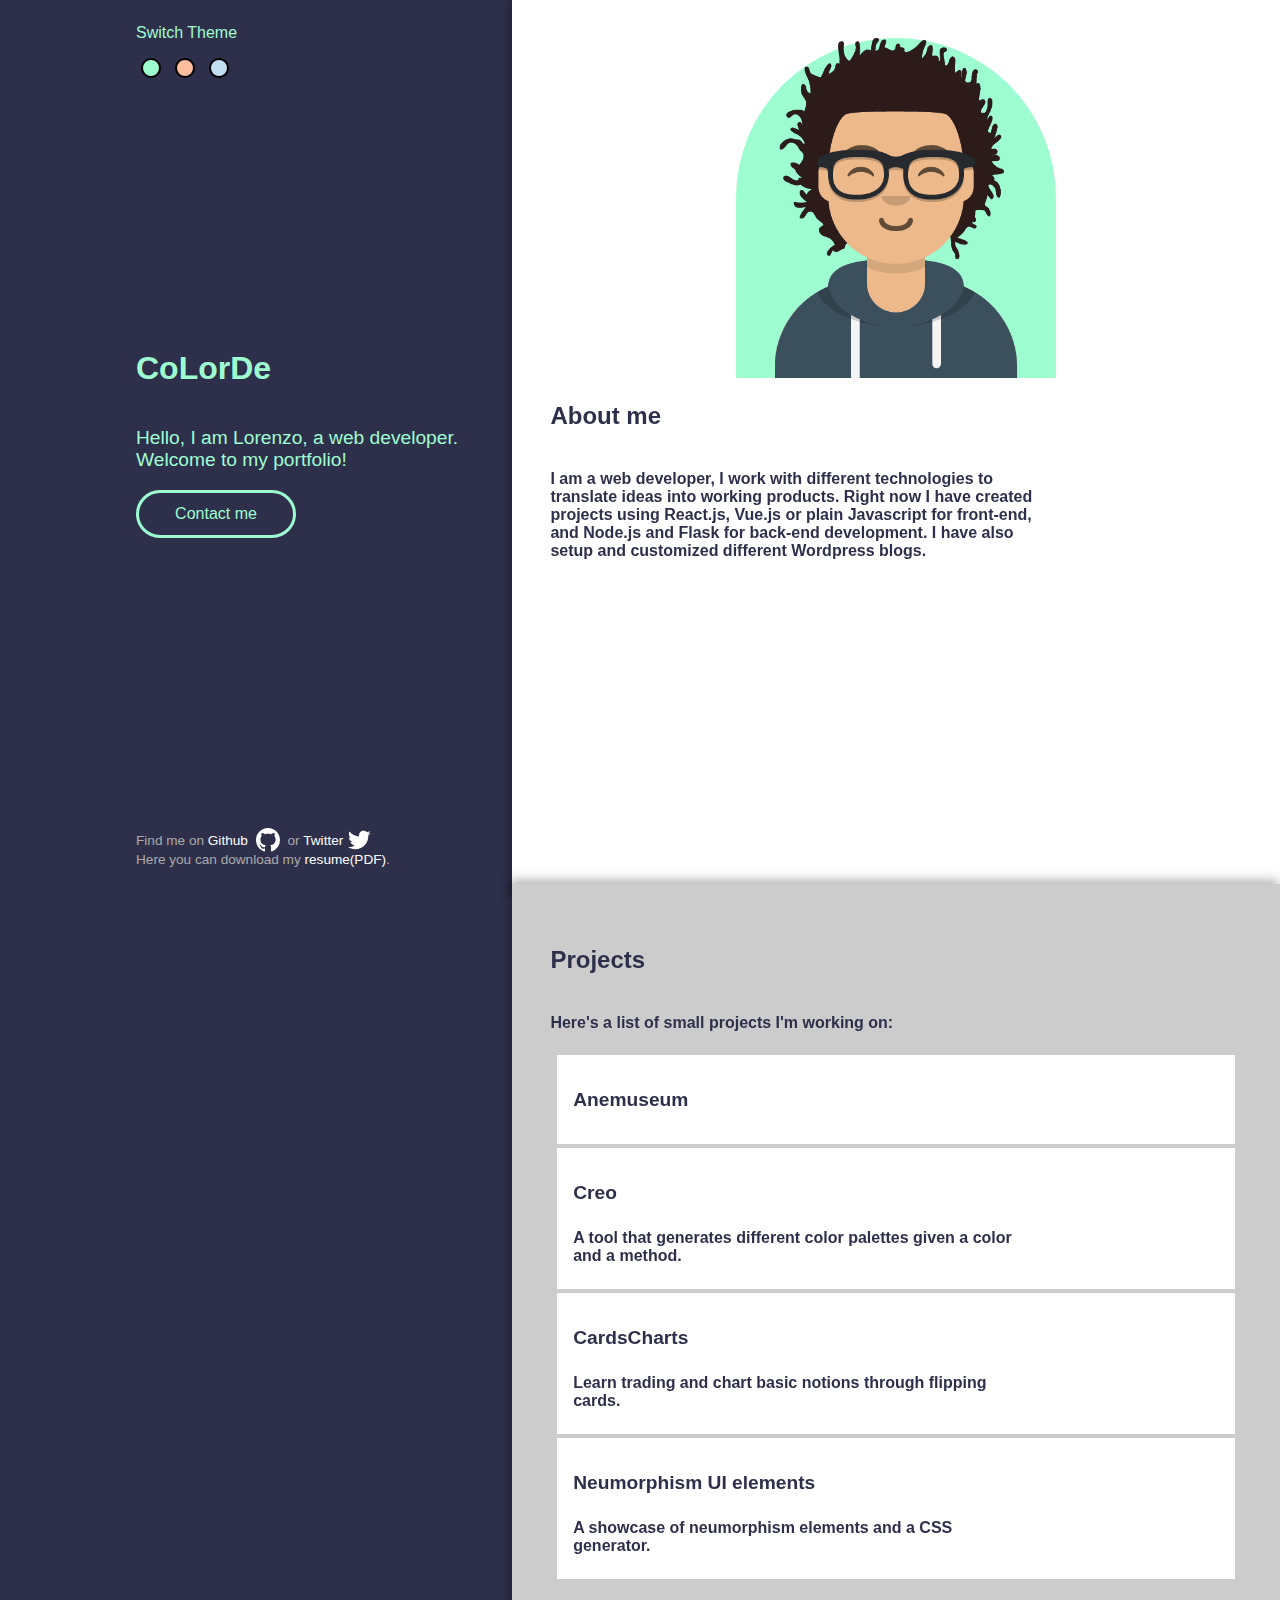
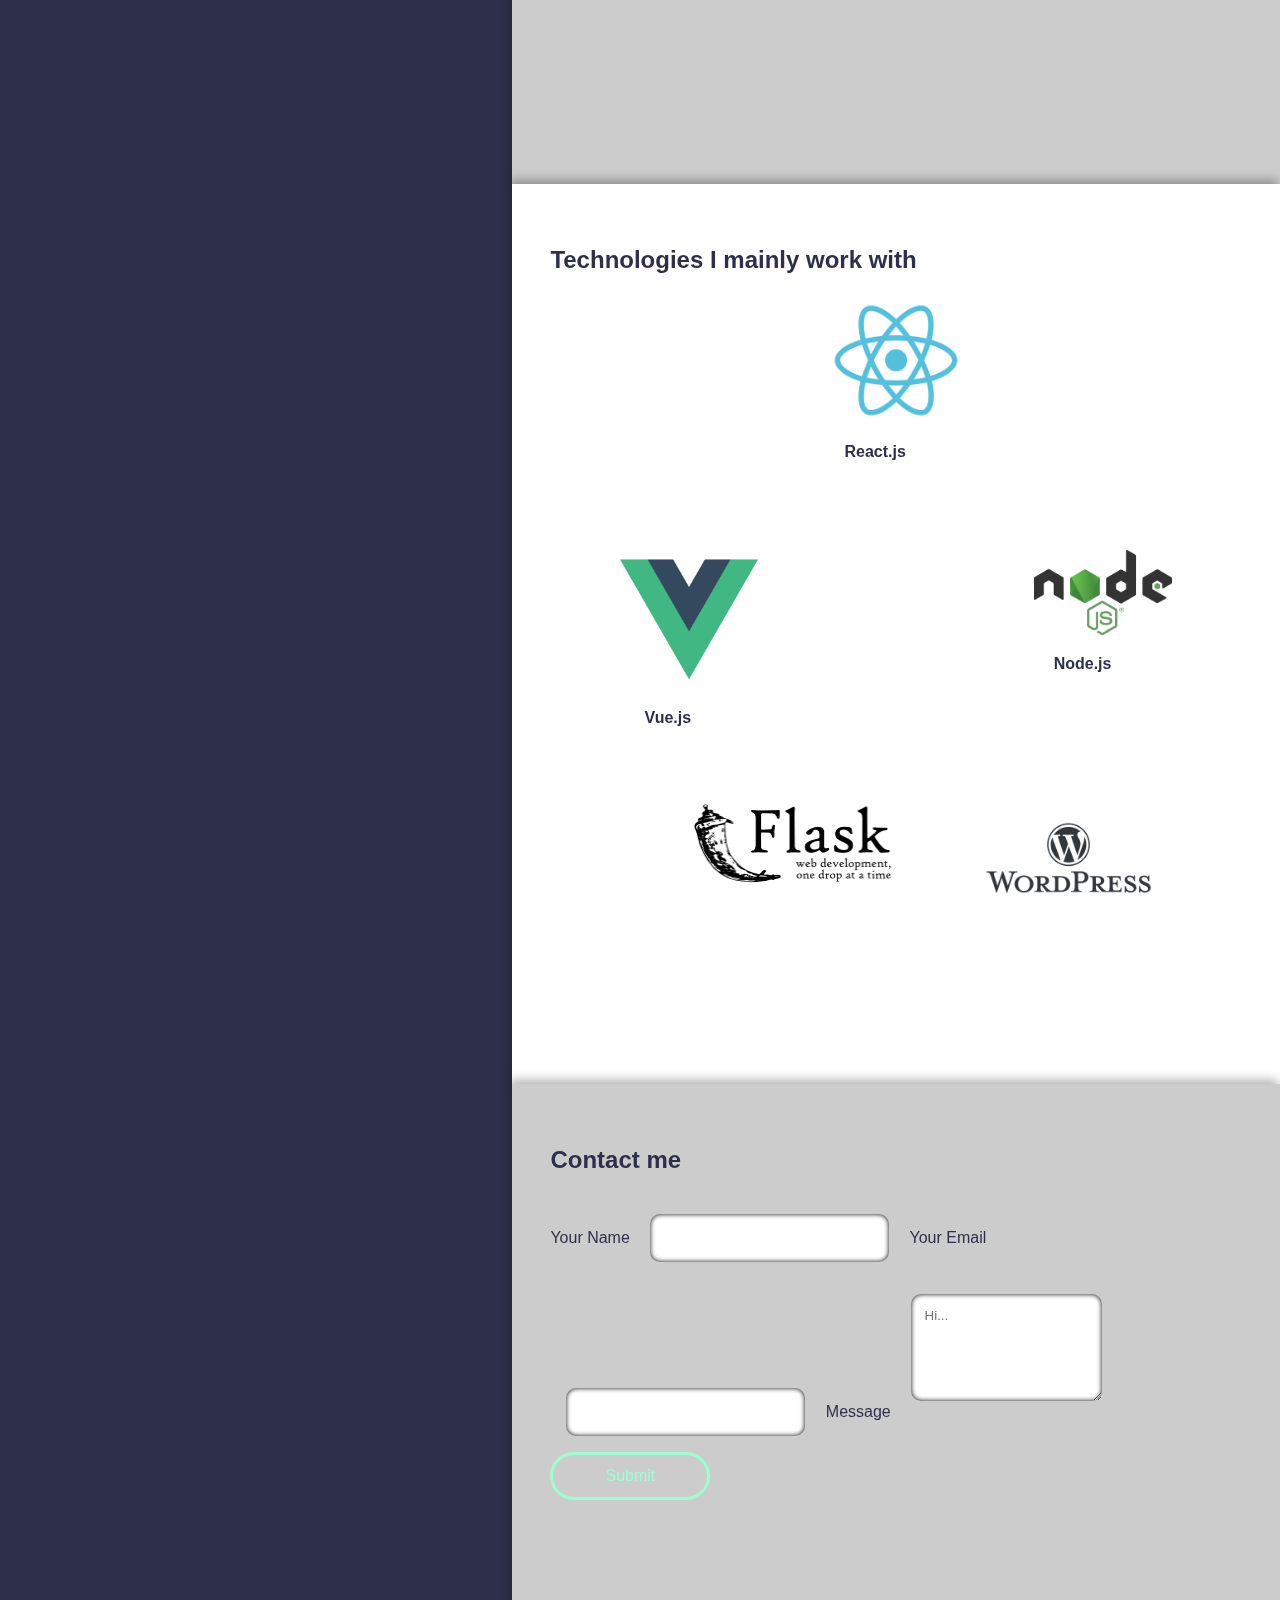
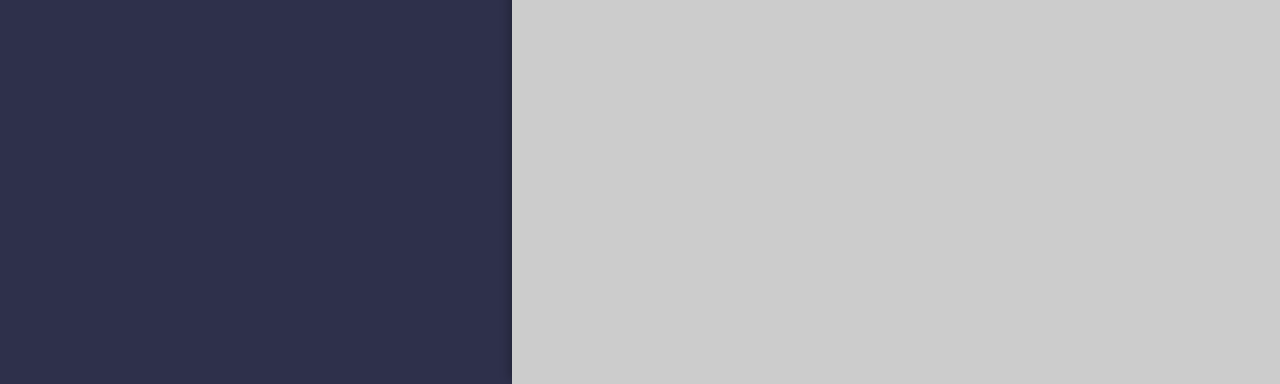
<file: index.html>
<!doctype html>
<head>
  <title>CoLorDe</title>
  <meta content="text/html;charset=utf-8" http-equiv="Content-Type">
  <meta content="utf-8" http-equiv="encoding">
  <meta name="viewport" content="width=device-width, initial-scale=1.0">
  <link rel="stylesheet" href="./style.css">
  <script type="text/javascript" src="script.js"></script>
  <script src="https://kwes.io/v2/kwes-script.js" defer></script>
</head>

<body>
  <div class="menu">
  </div>
  <div class="container">
    <div class="main-panel">
      <div class="theme-switch">
        <p>Switch Theme</p>
        <div>
          <button class="dot mint" onclick="setThemeColor('var(--green)')">
          </button>
          <button class="dot peach" onclick="setThemeColor('var(--orange)')">
          </button>
          <button class="dot ice" onclick="setThemeColor('var(--ice)')">
          </button>
        </div>
      </div>
      <div class="intro">
        <h1>CoLorDe</h1>
        <p>
          Hello, I am Lorenzo, a web developer.<br>Welcome to my portfolio!
        </p>
        <button type="button" class="contact" onclick="smoothScroll(document.getElementById('contact'))">Contact me</button>
      </div>
      <div class="ref">
        <p class="clause">
          Find me on <a class="links" href="https://github.com/colorde" target="_blank">Github
          <svg class="icon" height="24" viewBox="0 0 16 16" version="1.1" width="32" aria-hidden="true"><path fill-rule="evenodd" d="M8 0C3.58 0 0 3.58 0 8c0 3.54 2.29 6.53 5.47 7.59.4.07.55-.17.55-.38 0-.19-.01-.82-.01-1.49-2.01.37-2.53-.49-2.69-.94-.09-.23-.48-.94-.82-1.13-.28-.15-.68-.52-.01-.53.63-.01 1.08.58 1.23.82.72 1.21 1.87.87 2.33.66.07-.52.28-.87.51-1.07-1.78-.2-3.64-.89-3.64-3.95 0-.87.31-1.59.82-2.15-.08-.2-.36-1.02.08-2.12 0 0 .67-.21 2.2.82.64-.18 1.32-.27 2-.27.68 0 1.36.09 2 .27 1.53-1.04 2.2-.82 2.2-.82.44 1.1.16 1.92.08 2.12.51.56.82 1.27.82 2.15 0 3.07-1.87 3.75-3.65 3.95.29.25.54.73.54 1.48 0 1.07-.01 1.93-.01 2.2 0 .21.15.46.55.38A8.013 8.013 0 0016 8c0-4.42-3.58-8-8-8z"></path></svg></a>
          or <a class="links" href="https://twitter.com/COCLRN" target="_blank">Twitter <svg class="icon" height="24" viewBox="0 0 24 24"><path d="M23.643 4.937c-.835.37-1.732.62-2.675.733.962-.576 1.7-1.49 2.048-2.578-.9.534-1.897.922-2.958 1.13-.85-.904-2.06-1.47-3.4-1.47-2.572 0-4.658 2.086-4.658 4.66 0 .364.042.718.12 1.06-3.873-.195-7.304-2.05-9.602-4.868-.4.69-.63 1.49-.63 2.342 0 1.616.823 3.043 2.072 3.878-.764-.025-1.482-.234-2.11-.583v.06c0 2.257 1.605 4.14 3.737 4.568-.392.106-.803.162-1.227.162-.3 0-.593-.028-.877-.082.593 1.85 2.313 3.198 4.352 3.234-1.595 1.25-3.604 1.995-5.786 1.995-.376 0-.747-.022-1.112-.065 2.062 1.323 4.51 2.093 7.14 2.093 8.57 0 13.255-7.098 13.255-13.254 0-.2-.005-.402-.014-.602.91-.658 1.7-1.477 2.323-2.41z"></path></svg></a>
          <br>Here you can download my <a class="links" href="">resume(PDF)</a></g>.
        </p>
      </div>
    </div>
    <div class="panels-container">
      <div class="panel white-panel">
        <div class="content">
          <div class="emicircle">
            <img class="profile-img" src="lorenzotemp.png" alt="My profile avatar" />
          </div>
          <h3>About me</h3>
          <p>I am a web developer, I work with different technologies to translate ideas into working products. Right now I have created projects using React.js, Vue.js or plain Javascript for front-end, and Node.js and Flask for back-end development. I have also setup and customized different Wordpress blogs.</p>
        </div>
      </div>
      <div class="panel grey-panel">
        <div class="content">
          <h3>Projects</h3>
          <p>Here's a list of small projects I'm working on:</p>
          <div class="content-block">
            <a href="">
              <div class="list-block">
                <h4>Anemuseum</h4>
                <p></p>
              </div>
            </a>
            <a href="/CreoPalette">
              <div class="list-block">
                <h4>Creo</h4>
                <p>A tool that generates different color palettes given a color and a method.</p>
              </div>
            </a>
            <a href="/cardscharts">
              <div class="list-block">
                <h4>CardsCharts</h4>
                <p>Learn trading and chart basic notions through flipping cards.</p>
              </div>
            </a>
            <a href="/neuui">
              <div class="list-block">
                <h4>Neumorphism UI elements</h4>
                <p>A showcase of neumorphism elements and a CSS generator.</p>
              </div>
            </a>
          </div>
        </div>
      </div>
      <div id="stack" class="panel white-panel">
        <div class="content">
          <h3>Technologies I mainly work with</h3>
          <div class="grid techs-grid">
            <div class="reactlogo grid-element">
              <img  src="react-logo.png" />
              <p>React.js</p>
            </div>
            <div class="vuelogo grid-element">
              <img src="vue-logo.png" />
              <p>Vue.js</p>
            </div>
            <div class="nodelogo grid-element">
              <img src="node-logo.png" />
              <p>Node.js</p>
            </div>
            <div class="flasklogo grid-element">
              <img src="flask-logo.png" />
            </div>
            <div class="wplogo grid-element">
              <img src="wp-logo.png" />
            </div>
          </div>
        </div>
      </div>
      <div id="contact" class="panel grey-panel">
        <div class="content">
          <h3>Contact me</h3>
          <form class="kwes-form" action="https://kwes.io/api/foreign/forms/wPoOLVQUMRu1bxY9QNSO">
            <label for="name">Your Name</label>
            <input class="form-field" type="text" name="name" rules="required|max:255">
            <label for="email">Your Email</label>
            <input class="form-field" type="text" name="email" rules="required|max:255">
            <label for="message">Message</label>
            <textarea class="text-field message" type="text" name="message" rules="required|max:500" placeholder="Hi..."></textarea>
            <button class="contact" type="submit">Submit</button>
          </form>
        </div>
      </div>
    </div>
  </div>
</body>
</file>
<file: style.css>
:root{
  margin: 0em;
  padding: 0;
  font-family: Helvetica, monospace;
  margin: 0;
  padding: 0;
  background-color: var(--darkpurple);
  color: var(--darkpurple);

  --darkpurple: #2e304b;
  --lightpurple: #5e406b;
  --green: #9efdd0;
  --orange:#ffbda0;
  --ice:   #c1dff0;
  --theme-color: #9efdd0;
}

body {
 padding: 0;
}

.container {
  padding: 0;
  margin: 0;
  display: flex;
  flex-direction: row;
  flex-wrap: wrap;
}

h3 {
  font-size: 1.5rem;
}

h4 {
  font-size: 1.2rem;
}

.theme-switch {
  display:flex;
  flex-direction: column;
}

.dot {
  margin: 0rem .3rem;
  height: 20px;
  width: 20px;
  border-radius: 10px;
  border-style: solid;
}

.dot:active {
  border-color: #999;
}

.mint {
  background-color: var(--green);
}

.peach {
  background-color: var(--orange);
}

.ice {
  background-color: var(--ice);
}

.intro > p {
  margin: 0em;
  padding: 1em 0em;
  font-size: 1.2rem;
}

p.clause {
  color: #AAA;
  font-size: 0.85em;
  padding: 2em 0;
}

.links {
  color: #FFF;
  font-weight: 300;
  text-decoration: none;
}

.links:hover .icon, .links:hover {
  color: var(--theme-color);
  fill: var(--theme-color);
  transition-duration: 1s;
}

.content p {
  font-weight: 600;
  max-width: 70%;
}


.icon {
  fill: #FFF;
  vertical-align: -0.5em;
}

.contact {
  background-color: #00000000;
  border: solid;
  border-color: var(--theme-color);
  color: var(--theme-color);
  border-radius: 5em;
  width: 10em;
  height: 3em;
  font-size: 1em;
}

.contact:hover {
  background-color: var(--theme-color);
  color: var(--darkpurple);
  transition-property: all;
  transition-duration: 1s;
}

.main-panel {
  background-color: #2e304b;
  color: var(--theme-color);
  height: 100vh;
  width: 30vw;
  position: fixed;
  display: flex;
  flex-direction: column;
  justify-content: space-between;
  padding: 0vw 10vw;
}

.content-block {
  padding-top: 1rem;
  display: flex;
  flex-direction: column;
  padding: .3rem ;
}

.content-block a {
  text-decoration: none;
  color: var(--darkpurple);
}

.list-block {
  background-color: #FFF;
  padding: .5rem 1rem;
  margin: 2px;
}

.list-block:hover {
  text-decoration: none;
  background-color: var(--darkpurple);
  color: var(--theme-color);
  transition-property: all;
  transition-duration: 1s;

}

.panels-container {
  padding: 0;
  margin: 0;
  position: absolute;
  right: 0;
  top: -1rem;
}

.panel {
  margin: 0rem;
  border: 0rem;
  height: 100vh;
  width: 60vw;
  position: sticky;
  top: 0;
  box-shadow: -2px -4px 10px rgba(0, 0, 0, 0.3);
}

.content {
  display: flex;
  flex-direction: column;
  padding: 5%;
  justify-content: center;
  align-content: center;
}

.grey-panel {
  background-color: #CCC;
}

.white-panel {
  background-color: #FFF;
}

.emicircle {
  background-color: var(--theme-color);
  border-radius: 50vh 50vh 0 0;
  display: flex;
  max-width: 20rem;
  align-self: center;
}

.profile-img {
  max-width: 20rem;
  height: auto;
}


.grid {
  width: 100%;
  min-height: 70vh;
  display: grid;
}

.techs-grid {
  grid-template-columns: 10% 10% 10% 10% 10% 10% 10% 10% 10% 10%;
  grid-template-rows: 10% 10% 10% 10% 10% 10% 10% 10% 10% 10%;
}

.grid-element {
  width: 200%;
  height: auto;
  text-align: center;
}

.reactlogo {
  grid-column-start: 5;
}

.vuelogo {
  grid-column-start: 2;
  grid-row-start: 5;
}

.nodelogo {
  grid-column-start: 8;
  grid-row-start: 5;
}

.flasklogo {
  width: 300%;
  grid-column-start: 3;
  grid-row-start: 9;
}

.wplogo {
  width:300%;
  grid-column-start: 7;
  grid-row-start: 9;
}

img {
  max-width: 100%;
}

.contact-form {
  max-width: 100%;
  width: 90%;
  background-color: var(--darkpurple);
  color: var(--theme-color);
  padding: 3rem;
  border-radius: 20px;
  display: flex;
  flex-direction: column;
  box-shadow: 5px 5px 10px #0008,
              5px 5px 10px inset #FFF5,
              -5px -5px 10px inset #0008;
}

.form-group {
  display: flex;
  align-items: flex-start;
}

input {
  height: 3rem;
  margin: 1rem;
  border-style: none;
  border-radius: 10px;
  padding: 0 1rem;
  font-size: 1rem;
  max-width: 20rem;
  box-shadow: 0 0 5px inset #000;
}

textarea {
  margin: 1rem;
  height: 6em;
  border-style: none;
  border-radius: 10px;
  padding: 1em;
  font-family: Helvetica, sans-serif;
  box-shadow: 0 0 5px inset #000;
}

@media only screen and (max-width: 1080px) {
  .content {
    padding: 1rem;
  }

  .panels-container {
    width: 100%;
    padding: 0px;
    top: 100vh;
  }

  .panel {
    width: 100%;
    padding: 0px;
  }
}
</file>
